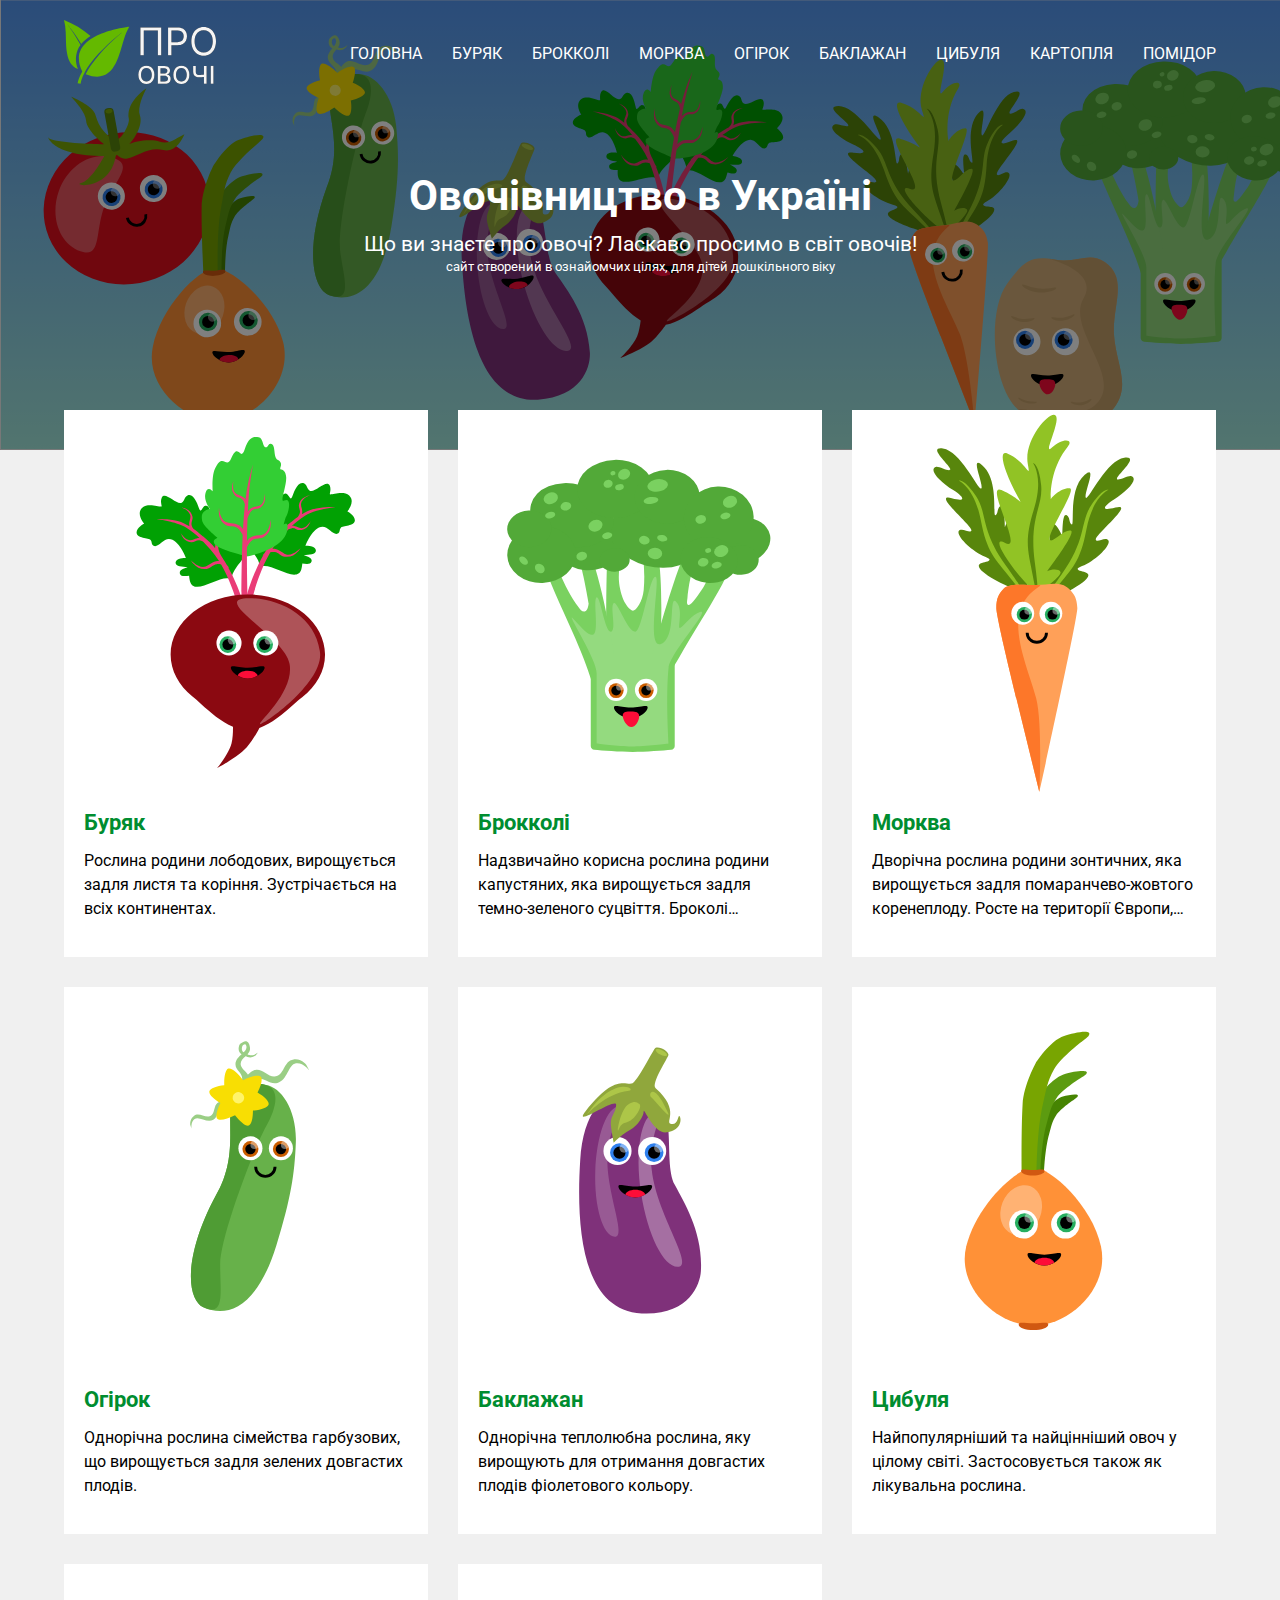
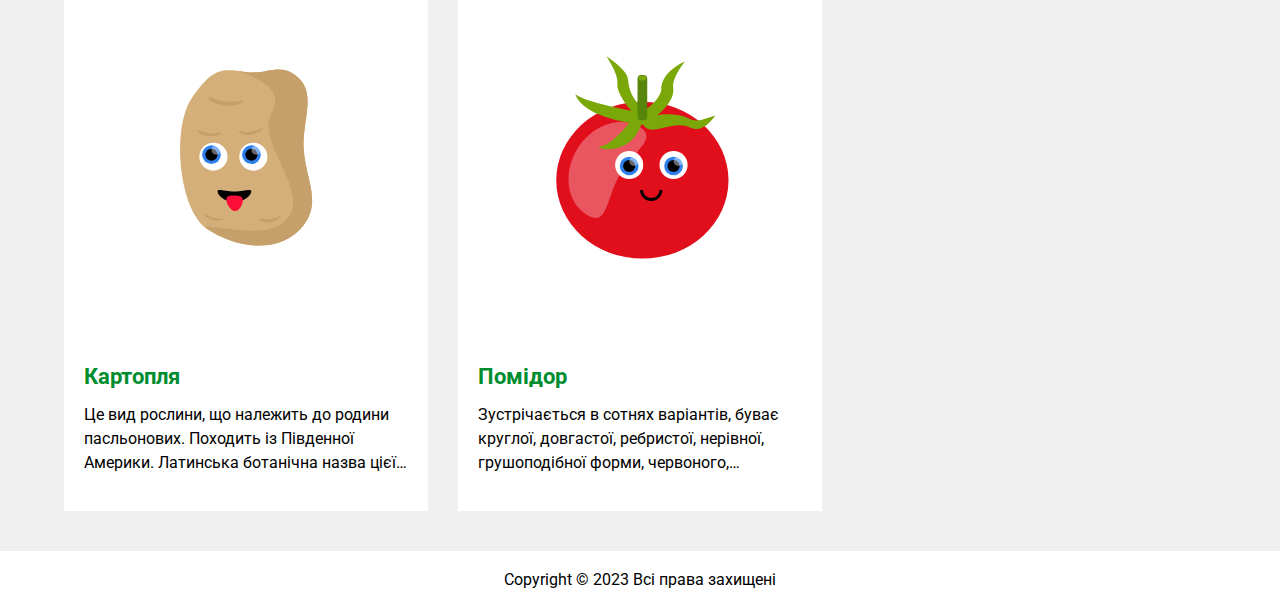
<file: index.html>
<!DOCTYPE html>
<html lang="en">
<head>
  <meta charset="UTF-8">
  <meta http-equiv="X-UA-Compatible" content="IE=edge">
  <meta name="viewport" content="width=device-width, initial-scale=1.0">
  <title>Овочі</title>
  <link rel="stylesheet" href="style.css">
  <link rel="preconnect" href="https://fonts.googleapis.com">
  <link rel="preconnect" href="https://fonts.gstatic.com" crossorigin>
  <link href="https://fonts.googleapis.com/css2?family=Roboto:wght@400;500;700&display=swap" rel="stylesheet">
</head>
<body>
  <header class="header">
    <div class="container">
      <div class="header__wrapper">
        <div class="header__logo">
          <a href="/">
            <img src="images/logo.svg" alt="logo">
          </a>
        </div>

        <ul class="header__list">
          <li class="header__item">
            <a href="index.html" class="header__link">Головна</a>
          </li>
          <li class="header__item">
            <a href="pages/beetroot.html" class="header__link">Буряк</a>
          </li>
          <li class="header__item">
            <a href="pages/broccoli.html" class="header__link">Брокколі</a>
          </li>
          <li class="header__item">
            <a href="pages/carrot.html" class="header__link">Морква</a>
          </li>
          <li class="header__item">
            <a href="pages/cucumber.html" class="header__link">Огірок</a>
          </li>
          <li class="header__item">
            <a href="pages/eggplant.html" class="header__link">Баклажан</a>
          </li>
          <li class="header__item">
            <a href="pages/onion.html" class="header__link">Цибуля</a>
          </li>
          <li class="header__item">
            <a href="pages/potato.html" class="header__link">Картопля</a>
          </li>
          <li class="header__item">
            <a href="pages/tomato.html" class="header__link">Помідор</a>
          </li>
        </ul>
      </div>
    </div>
  </header>

  <main>
    <section class="banner" style="background-image: url('images/banner.svg');">
      <div class="container">
        <div class="banner__info">
          <h1 class="banner__title">Овочівництво в Україні</h1>
          <div class="banner__description">
            Що ви знаєте про овочі? Ласкаво просимо в світ овочів!
          </div>
          <div class="banner__label">
            <small>сайт створений в ознайомчих цілях, для дітей дошкільного віку
            </small>
          </div>
        </div>
      </div>
    </section>

    <section>
      <div class="container">
        <div class="cards">
          <a class="card" href="pages/beetroot.html">
            <img class="card__img" src="images/beetroot.svg" alt="vegetable">
            <div class="card__text">
              <h2 class="card__title">Буряк</h2>
              <p class="card__description">
                Рослина родини лободових, вирощується задля листя та коріння. Зустрічається на всіх континентах.
              </p>
            </div>
          </a>
          <a class="card" href="pages/broccoli.html">
            <img class="card__img" src="images/broccoli.svg" alt="vegetable">
            <div class="card__text">
              <h2 class="card__title">Брокколі</h2>
              <p class="card__description">
                Надзвичайно корисна рослина родини капустяних, яка вирощується задля темно-зеленого суцвіття. Броколі цінувалась з давніх давен, але лише зараз починають відкриватися усі її чудові властивості.
              </p>
            </div>
          </a>
          <a class="card" href="pages/carrot.html">
            <img class="card__img" src="images/carrot.svg" alt="vegetable">
            <div class="card__text">
              <h2 class="card__title">Морква</h2>
              <p class="card__description">
                Дворічна рослина родини зонтичних, яка вирощується задля помаранчево-жовтого коренеплоду. Росте на території Європи, Азії, Північної Африки й Америки.
              </p>
            </div>
          </a>
          <a class="card" href="pages/cucumber.html">
            <img class="card__img" src="images/cucumber.svg" alt="vegetable">
            <div class="card__text">
              <h2 class="card__title">Огірок</h2>
              <p class="card__description">
                Однорічна рослина сімейства гарбузових, що вирощується задля зелених довгастих плодів.
              </p>
            </div>
          </a>
          <a class="card" href="pages/eggplant.html">
            <img class="card__img" src="images/eggplant.svg" alt="vegetable">
            <div class="card__text">
              <h2 class="card__title">Баклажан</h2>
              <p class="card__description">
                Однорічна теплолюбна рослина, яку вирощують для отримання довгастих плодів фіолетового кольору.
              </p>
            </div>
          </a>
          <a class="card" href="pages/onion.html">
            <img class="card__img" src="images/onion.svg" alt="vegetable">
            <div class="card__text">
              <h2 class="card__title">Цибуля</h2>
              <p class="card__description">
                Найпопулярніший та найцінніший овоч у цілому світі. Застосовується також як лікувальна рослина.
              </p>
            </div>
          </a>
          <a class="card" href="pages/potato.html">
            <img class="card__img" src="images/potato.svg" alt="vegetable">
            <div class="card__text">
              <h2 class="card__title">Картопля</h2>
              <p class="card__description">
                Це вид рослини, що належить до родини пасльонових. Походить із Південної Америки. Латинська ботанічна назва цієї рослини – Solanum tuberosum L.
              </p>
            </div>
          </a>
          <a class="card" href="pages/tomato.html">
            <img class="card__img" src="images/tomato.svg" alt="vegetable">
            <div class="card__text">
              <h2 class="card__title">Помідор</h2>
              <p class="card__description">
                Зустрічається в сотнях варіантів, буває круглої, довгастої, ребристої, нерівної, грушоподібної форми, червоного, рожевого чи жовтого кольору. Вирощується майже на всіх географічних широтах.
              </p>
            </div>
          </a>
        </div>
      </div>
    </section>
  </main>

  <footer class="footer">
    Copyright © 2023 Всі права захищені
  </footer>
</body>
</html>
</file>
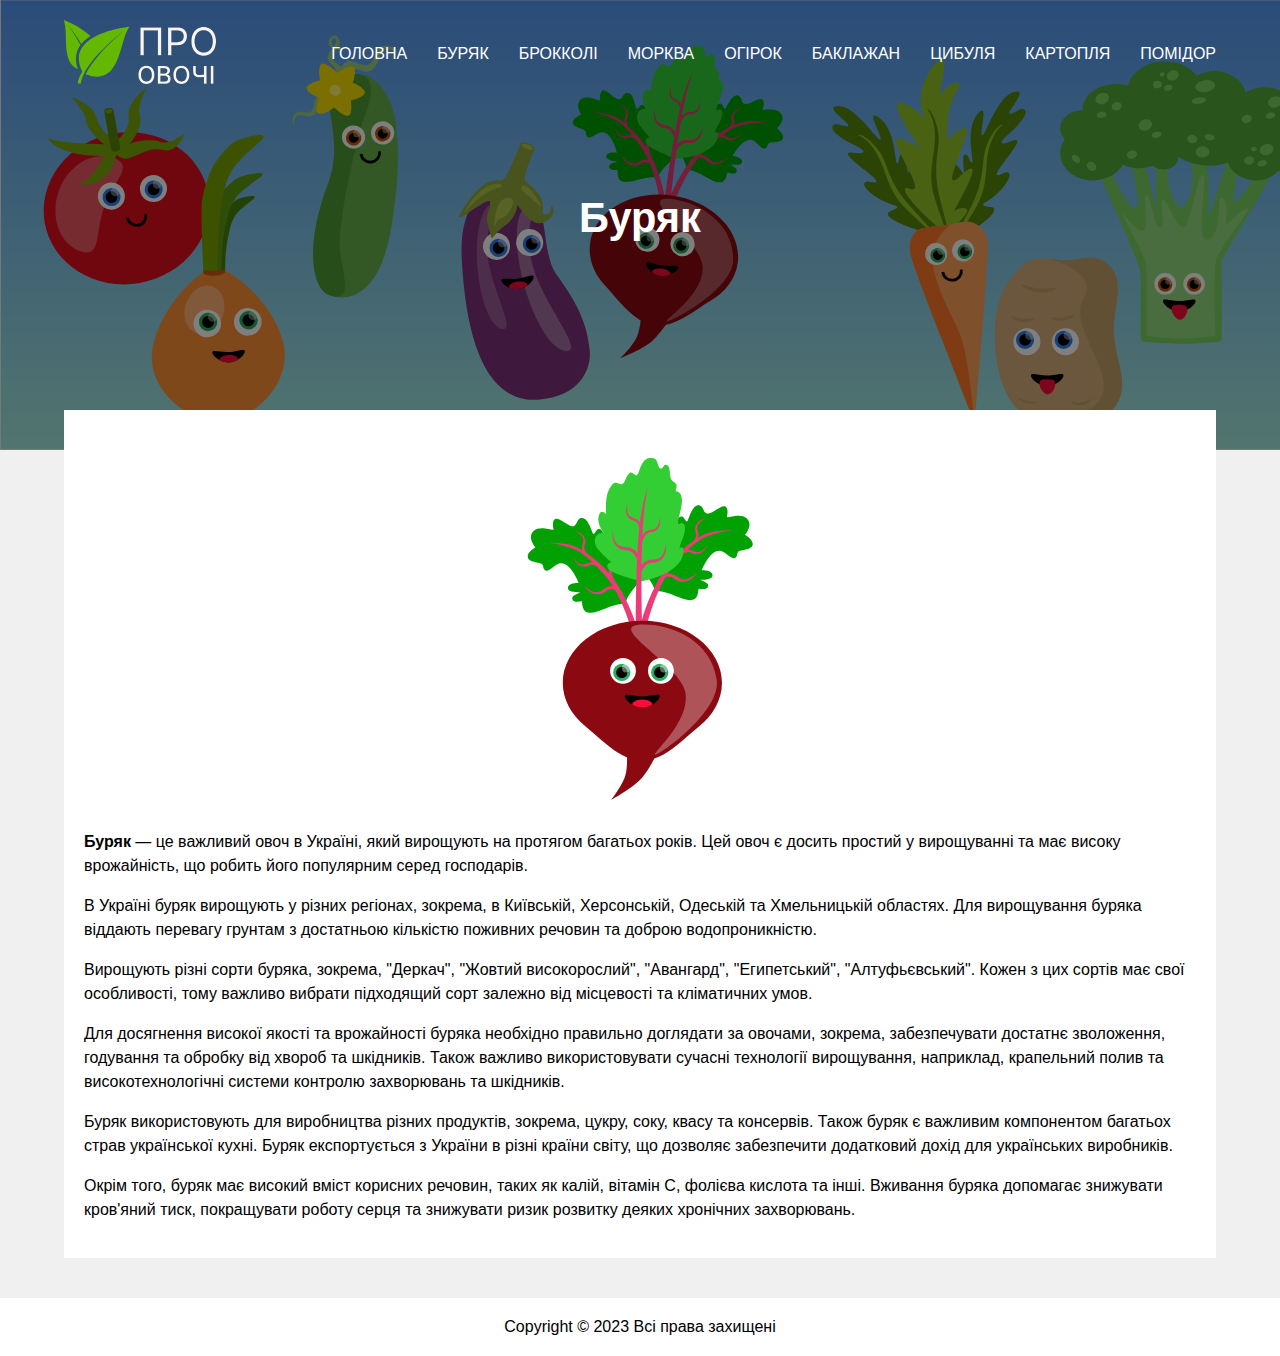
<file: pages/beetroot.html>
<!DOCTYPE html>
<html lang="en">
<head>
  <meta charset="UTF-8">
  <meta http-equiv="X-UA-Compatible" content="IE=edge">
  <meta name="viewport" content="width=device-width, initial-scale=1.0">
  <title>Буряк</title>
  <link rel="stylesheet" href="../style.css">
</head>
<body>
<header class="header">
  <div class="container">
    <div class="header__wrapper">
      <div class="header__logo">
        <a href="/">
          <img src="../images/logo.svg" alt="logo">
        </a>
      </div>

      <ul class="header__list">
        <li class="header__item">
          <a href="../index.html" class="header__link">Головна</a>
        </li>
        <li class="header__item">
          <a href="../pages/beetroot.html" class="header__link">Буряк</a>
        </li>
        <li class="header__item">
          <a href="../pages/broccoli.html" class="header__link">Брокколі</a>
        </li>
        <li class="header__item">
          <a href="../pages/carrot.html" class="header__link">Морква</a>
        </li>
        <li class="header__item">
          <a href="../pages/cucumber.html" class="header__link">Огірок</a>
        </li>
        <li class="header__item">
          <a href="../pages/eggplant.html" class="header__link">Баклажан</a>
        </li>
        <li class="header__item">
          <a href="../pages/onion.html" class="header__link">Цибуля</a>
        </li>
        <li class="header__item">
          <a href="../pages/potato.html" class="header__link">Картопля</a>
        </li>
        <li class="header__item">
          <a href="../pages/tomato.html" class="header__link">Помідор</a>
        </li>
      </ul>
    </div>
  </div>
</header>

<main>
  <section class="banner" style="background-image: url('../images/banner.svg');">
    <div class="container">
      <div class="banner__info">
        <h1 class="banner__title">Буряк</h1>
      </div>
    </div>
  </section>

  <section class="info">
    <div class="container">
      <div class="info__card">
        <img class="info__img" src="../images/beetroot.svg" alt="vegetable">
        <p>
          <b>Буряк</b> — це важливий овоч в Україні, який вирощують на протягом багатьох років. Цей овоч є досить простий у вирощуванні та має високу врожайність, що робить його популярним серед господарів.
        </p>

        <p>
          В Україні буряк вирощують у різних регіонах, зокрема, в Київській, Херсонській, Одеській та Хмельницькій областях. Для вирощування буряка віддають перевагу грунтам з достатньою кількістю поживних речовин та доброю водопроникністю.
        </p>

        <p>
          Вирощують різні сорти буряка, зокрема, "Деркач", "Жовтий високорослий", "Авангард", "Египетський", "Алтуфьєвський". Кожен з цих сортів має свої особливості, тому важливо вибрати підходящий сорт залежно від місцевості та кліматичних умов.
        </p>

        <p>
          Для досягнення високої якості та врожайності буряка необхідно правильно доглядати за овочами, зокрема, забезпечувати достатнє зволоження, годування та обробку від хвороб та шкідників. Також важливо використовувати сучасні технології вирощування, наприклад, крапельний полив та високотехнологічні системи контролю захворювань та шкідників.
        </p>

        <p>
          Буряк використовують для виробництва різних продуктів, зокрема, цукру, соку, квасу та консервів. Також буряк є важливим компонентом багатьох страв української кухні. Буряк експортується з України в різні країни світу, що дозволяє забезпечити додатковий дохід для українських виробників.
        </p>

        <p>
          Окрім того, буряк має високий вміст корисних речовин, таких як калій, вітамін С, фолієва кислота та інші. Вживання буряка допомагає знижувати кров'яний тиск, покращувати роботу серця та знижувати ризик розвитку деяких хронічних захворювань.
        </p>
      </div>
    </div>
  </section>
</main>

<footer class="footer">
  Copyright © 2023 Всі права захищені
</footer>
</body>
</html>
</file>
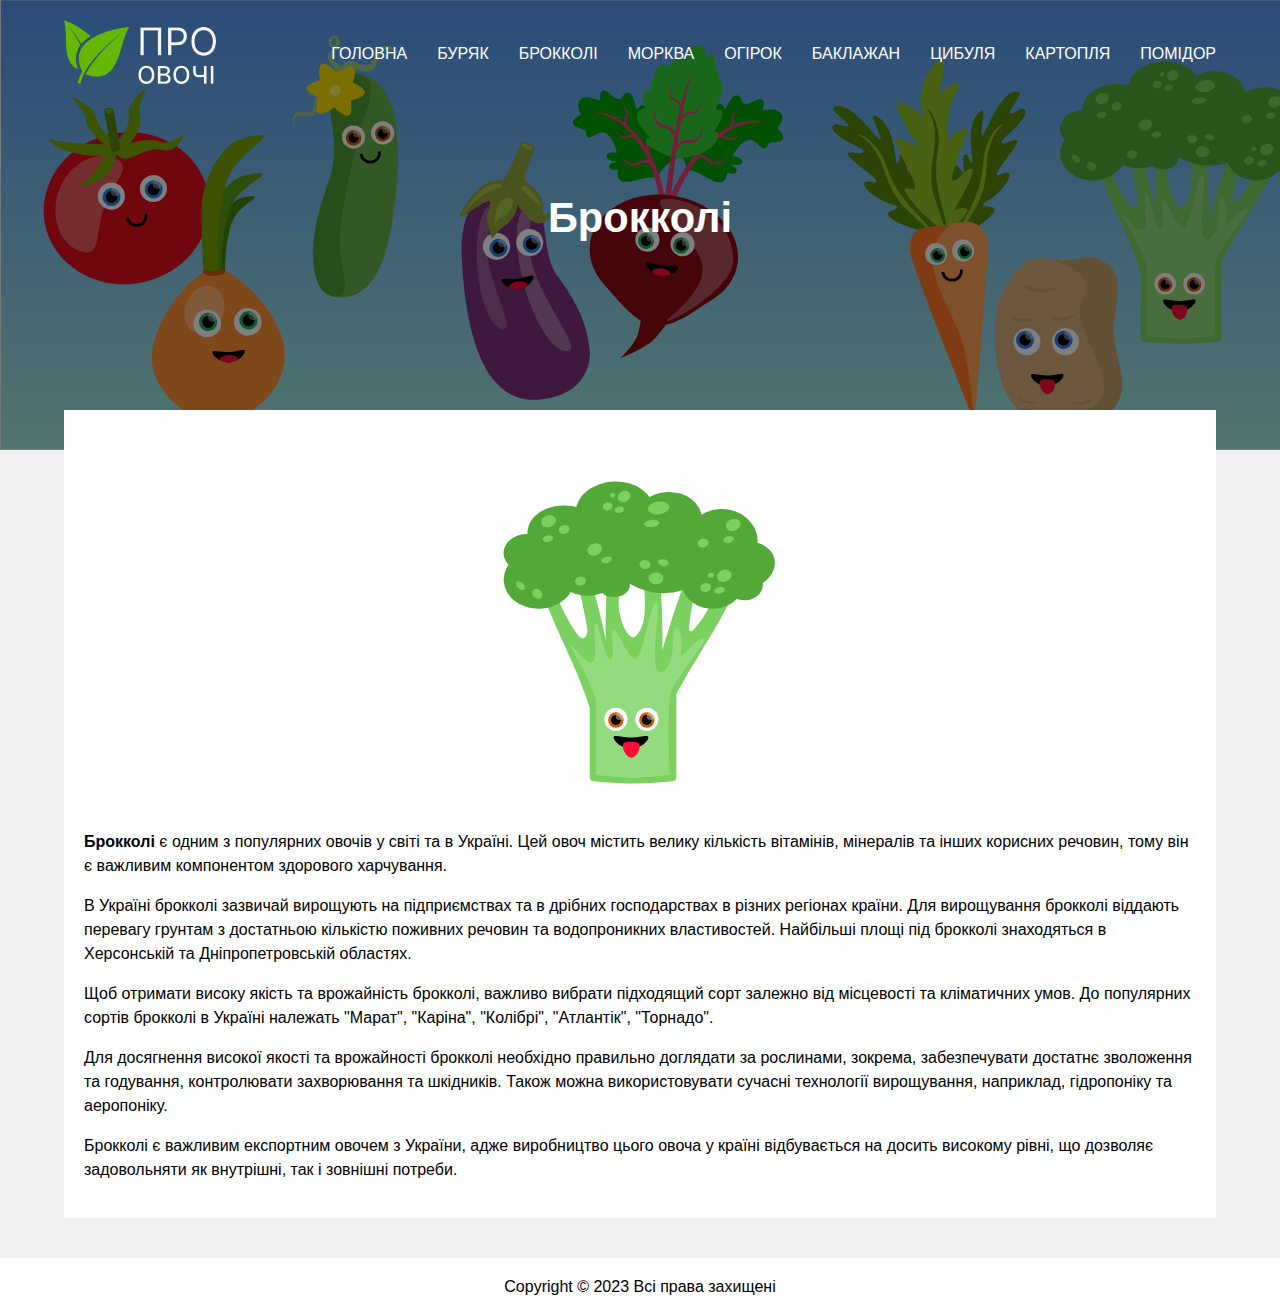
<file: pages/broccoli.html>
<!DOCTYPE html>
<html lang="en">
<head>
  <meta charset="UTF-8">
  <meta http-equiv="X-UA-Compatible" content="IE=edge">
  <meta name="viewport" content="width=device-width, initial-scale=1.0">
  <title>Брокколі</title>
  <link rel="stylesheet" href="../style.css">
</head>
<body>
<header class="header">
  <div class="container">
    <div class="header__wrapper">
      <div class="header__logo">
        <a href="/">
          <img src="../images/logo.svg" alt="logo">
        </a>
      </div>

      <ul class="header__list">
        <li class="header__item">
          <a href="../index.html" class="header__link">Головна</a>
        </li>
        <li class="header__item">
          <a href="../pages/beetroot.html" class="header__link">Буряк</a>
        </li>
        <li class="header__item">
          <a href="../pages/broccoli.html" class="header__link">Брокколі</a>
        </li>
        <li class="header__item">
          <a href="../pages/carrot.html" class="header__link">Морква</a>
        </li>
        <li class="header__item">
          <a href="../pages/cucumber.html" class="header__link">Огірок</a>
        </li>
        <li class="header__item">
          <a href="../pages/eggplant.html" class="header__link">Баклажан</a>
        </li>
        <li class="header__item">
          <a href="../pages/onion.html" class="header__link">Цибуля</a>
        </li>
        <li class="header__item">
          <a href="../pages/potato.html" class="header__link">Картопля</a>
        </li>
        <li class="header__item">
          <a href="../pages/tomato.html" class="header__link">Помідор</a>
        </li>
      </ul>
    </div>
  </div>
</header>

<main>
  <section class="banner" style="background-image: url('../images/banner.svg');">
    <div class="container">
      <div class="banner__info">
        <h1 class="banner__title">Брокколі</h1>
      </div>
    </div>
  </section>

  <section class="info">
    <div class="container">
      <div class="info__card">
        <img class="info__img" src="../images/broccoli.svg" alt="vegetable">
        <p>
          <b>Брокколі</b> є одним з популярних овочів у світі та в Україні. Цей овоч містить велику кількість вітамінів, мінералів та інших корисних речовин, тому він є важливим компонентом здорового харчування.
        </p>

        <p>
          В Україні брокколі зазвичай вирощують на підприємствах та в дрібних господарствах в різних регіонах країни. Для вирощування брокколі віддають перевагу грунтам з достатньою кількістю поживних речовин та водопроникних властивостей. Найбільші площі під брокколі знаходяться в Херсонській та Дніпропетровській областях.
        </p>

        <p>
          Щоб отримати високу якість та врожайність брокколі, важливо вибрати підходящий сорт залежно від місцевості та кліматичних умов. До популярних сортів брокколі в Україні належать "Марат", "Каріна", "Колібрі", "Атлантік", "Торнадо".
        </p>

        <p>
          Для досягнення високої якості та врожайності брокколі необхідно правильно доглядати за рослинами, зокрема, забезпечувати достатнє зволоження та годування, контролювати захворювання та шкідників. Також можна використовувати сучасні технології вирощування, наприклад, гідропоніку та аеропоніку.
        </p>

        <p>
          Брокколі є важливим експортним овочем з України, адже виробництво цього овоча у країні відбувається на досить високому рівні, що дозволяє задовольняти як внутрішні, так і зовнішні потреби.
        </p>
      </div>
    </div>
  </section>
</main>

<footer class="footer">
  Copyright © 2023 Всі права захищені
</footer>
</body>
</html>
</file>
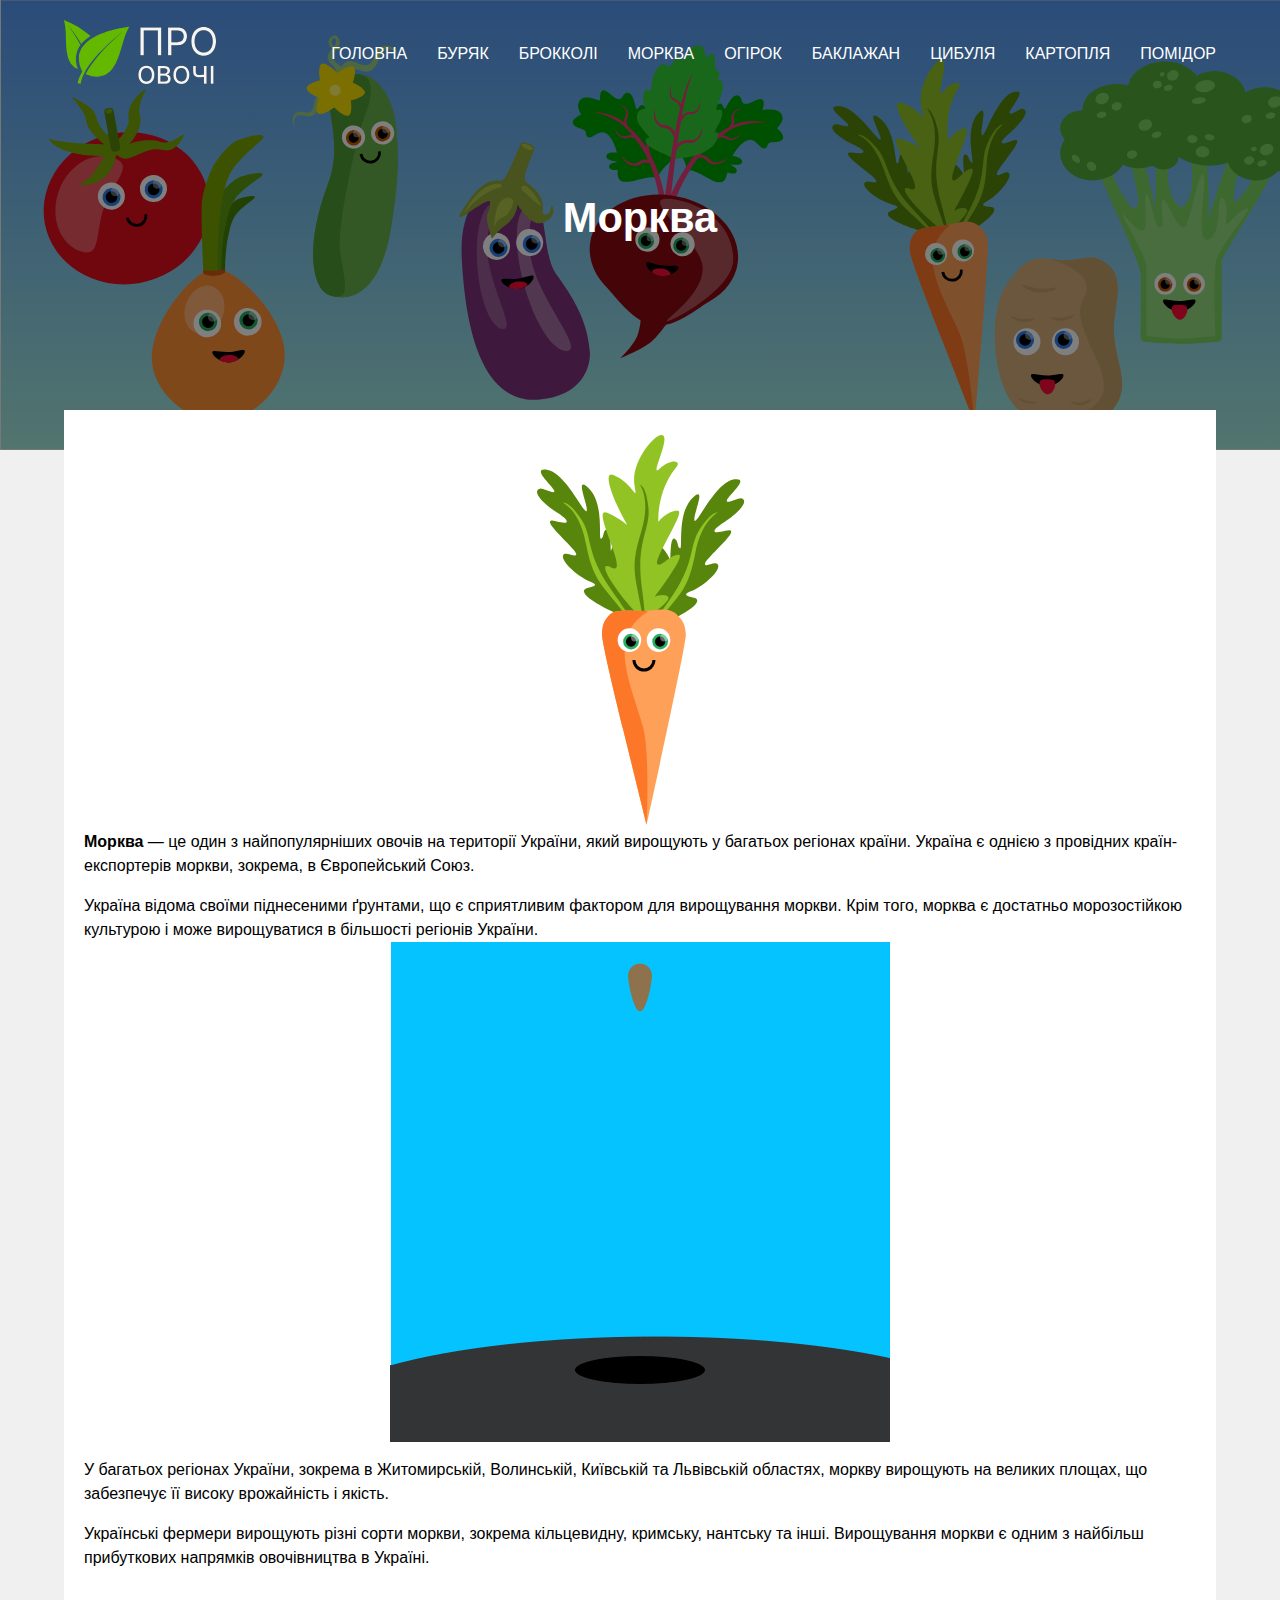
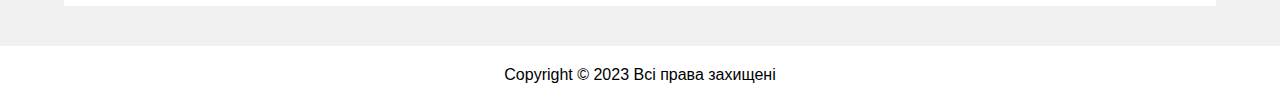
<file: pages/carrot.html>
<!DOCTYPE html>
<html lang="en">
<head>
  <meta charset="UTF-8">
  <meta http-equiv="X-UA-Compatible" content="IE=edge">
  <meta name="viewport" content="width=device-width, initial-scale=1.0">
  <title>Морква</title>
  <link rel="stylesheet" href="../style.css">
</head>
<body>
<header class="header">
  <div class="container">
    <div class="header__wrapper">
      <div class="header__logo">
        <a href="/">
          <img src="../images/logo.svg" alt="logo">
        </a>
      </div>

      <ul class="header__list">
        <li class="header__item">
          <a href="../index.html" class="header__link">Головна</a>
        </li>
        <li class="header__item">
          <a href="../pages/beetroot.html" class="header__link">Буряк</a>
        </li>
        <li class="header__item">
          <a href="../pages/broccoli.html" class="header__link">Брокколі</a>
        </li>
        <li class="header__item">
          <a href="../pages/carrot.html" class="header__link">Морква</a>
        </li>
        <li class="header__item">
          <a href="../pages/cucumber.html" class="header__link">Огірок</a>
        </li>
        <li class="header__item">
          <a href="../pages/eggplant.html" class="header__link">Баклажан</a>
        </li>
        <li class="header__item">
          <a href="../pages/onion.html" class="header__link">Цибуля</a>
        </li>
        <li class="header__item">
          <a href="../pages/potato.html" class="header__link">Картопля</a>
        </li>
        <li class="header__item">
          <a href="../pages/tomato.html" class="header__link">Помідор</a>
        </li>
      </ul>
    </div>
  </div>
</header>

  <main>
    <section class="banner" style="background-image: url('../images/banner.svg');">
      <div class="container">
        <div class="banner__info">
          <h1 class="banner__title">Морква</h1>
        </div>
      </div>
    </section>

    <section class="info">
      <div class="container">
        <div class="info__card">
          <img class="info__img" src="../images/carrot.svg" alt="vegetable">
          <p>
            <b>Морква</b> — це один з найпопулярніших овочів на території України, який вирощують у багатьох регіонах країни. Україна є однією з провідних країн-експортерів моркви, зокрема, в Європейський Союз.
          </p>
          <p>
            Україна відома своїми піднесеними ґрунтами, що є сприятливим фактором для вирощування моркви. Крім того, морква є достатньо морозостійкою культурою і може вирощуватися в більшості регіонів України.
            <img src="../images/carrot.gif" alt="">
          </p>
          <p>
            У багатьох регіонах України, зокрема в Житомирській, Волинській, Київській та Львівській областях, моркву вирощують на великих площах, що забезпечує її високу врожайність і якість.
          </p>
          <p>
            Українські фермери вирощують різні сорти моркви, зокрема кільцевидну, кримську, нантську та інші. Вирощування моркви є одним з найбільш прибуткових напрямків овочівництва в Україні.
          </p>
        </div>
      </div>
    </section>
  </main>

  <footer class="footer">
    Copyright © 2023 Всі права захищені
  </footer>
</body>
</html>
</file>
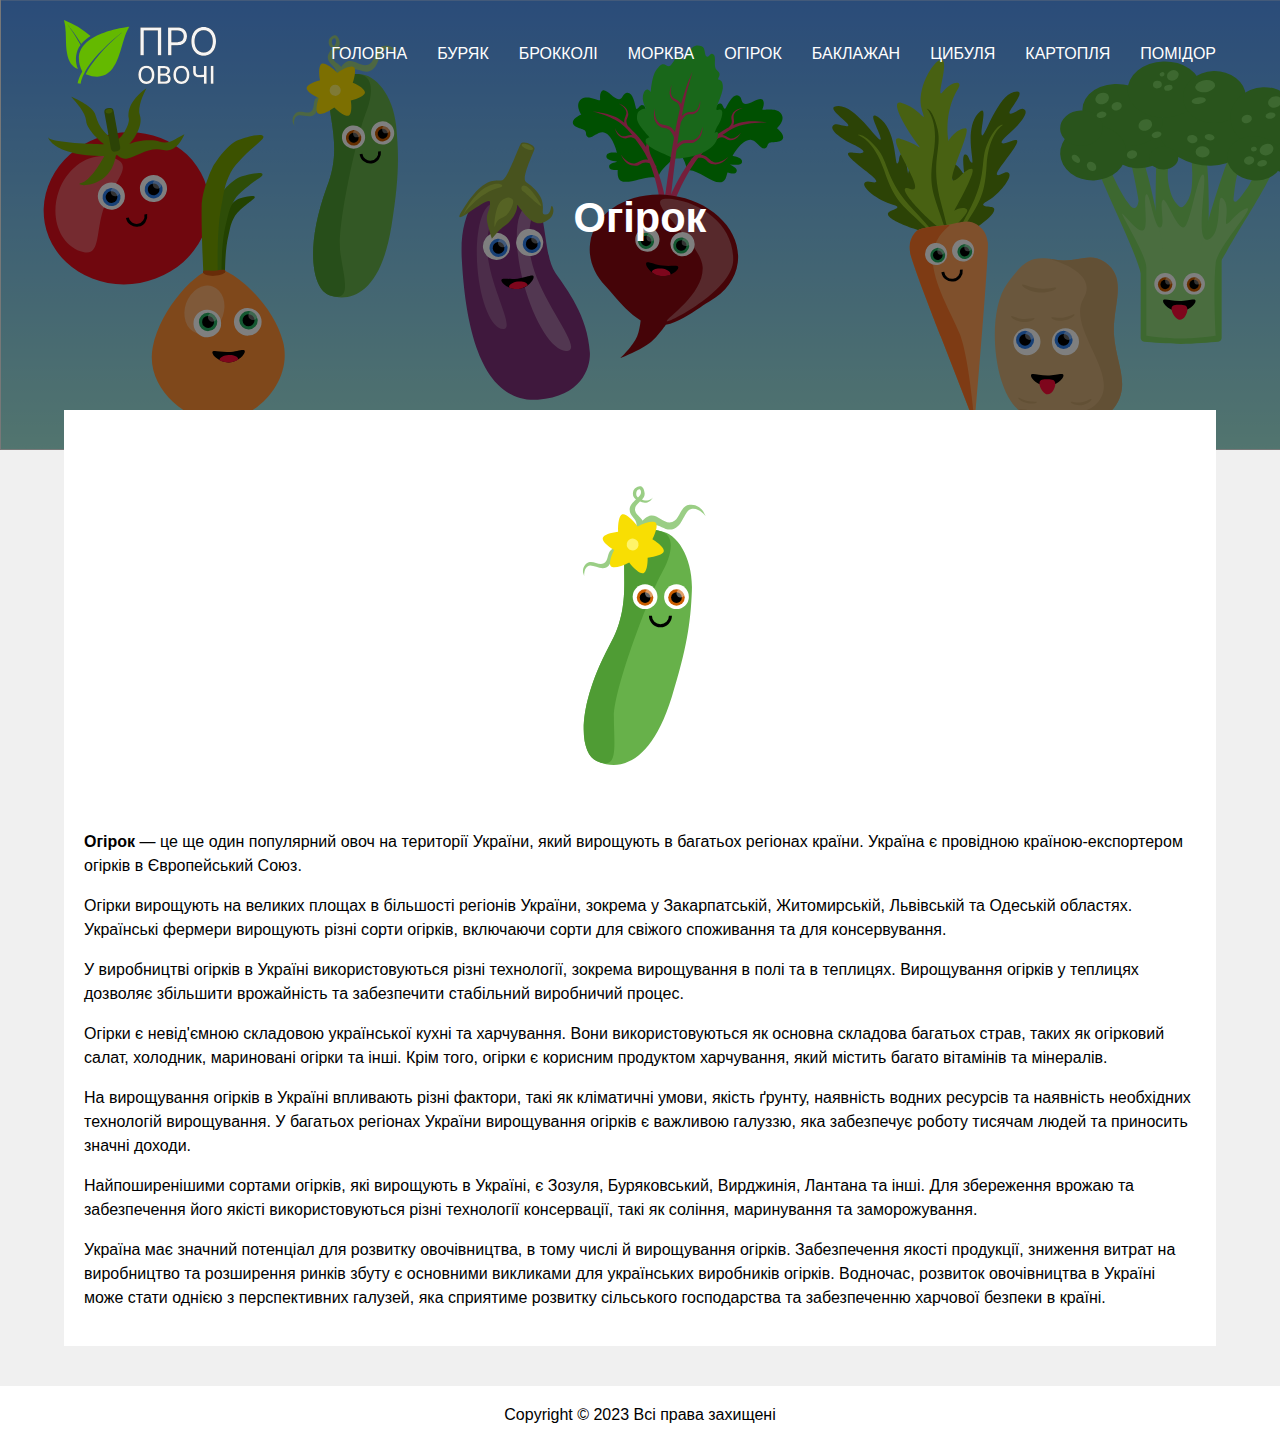
<file: pages/cucumber.html>
<!DOCTYPE html>
<html lang="en">
<head>
  <meta charset="UTF-8">
  <meta http-equiv="X-UA-Compatible" content="IE=edge">
  <meta name="viewport" content="width=device-width, initial-scale=1.0">
  <title>Огірок</title>
  <link rel="stylesheet" href="../style.css">
</head>
<body>
<header class="header">
  <div class="container">
    <div class="header__wrapper">
      <div class="header__logo">
        <a href="/">
          <img src="../images/logo.svg" alt="logo">
        </a>
      </div>

      <ul class="header__list">
        <li class="header__item">
          <a href="../index.html" class="header__link">Головна</a>
        </li>
        <li class="header__item">
          <a href="../pages/beetroot.html" class="header__link">Буряк</a>
        </li>
        <li class="header__item">
          <a href="../pages/broccoli.html" class="header__link">Брокколі</a>
        </li>
        <li class="header__item">
          <a href="../pages/carrot.html" class="header__link">Морква</a>
        </li>
        <li class="header__item">
          <a href="../pages/cucumber.html" class="header__link">Огірок</a>
        </li>
        <li class="header__item">
          <a href="../pages/eggplant.html" class="header__link">Баклажан</a>
        </li>
        <li class="header__item">
          <a href="../pages/onion.html" class="header__link">Цибуля</a>
        </li>
        <li class="header__item">
          <a href="../pages/potato.html" class="header__link">Картопля</a>
        </li>
        <li class="header__item">
          <a href="../pages/tomato.html" class="header__link">Помідор</a>
        </li>
      </ul>
    </div>
  </div>
</header>

<main>
  <section class="banner" style="background-image: url('../images/banner.svg');">
    <div class="container">
      <div class="banner__info">
        <h1 class="banner__title">Огірок</h1>
      </div>
    </div>
  </section>

  <section class="info">
    <div class="container">
      <div class="info__card">
        <img class="info__img" src="../images/cucumber.svg" alt="vegetable">
        <p>
          <b>Огірок</b> — це ще один популярний овоч на території України, який вирощують в багатьох регіонах країни. Україна є провідною країною-експортером огірків в Європейський Союз.
        </p>

        <p>
          Огірки вирощують на великих площах в більшості регіонів України, зокрема у Закарпатській, Житомирській, Львівській та Одеській областях. Українські фермери вирощують різні сорти огірків, включаючи сорти для свіжого споживання та для консервування.
        </p>

        <p>
          У виробництві огірків в Україні використовуються різні технології, зокрема вирощування в полі та в теплицях. Вирощування огірків у теплицях дозволяє збільшити врожайність та забезпечити стабільний виробничий процес.
        </p>

        <p>
          Огірки є невід'ємною складовою української кухні та харчування. Вони використовуються як основна складова багатьох страв, таких як огірковий салат, холодник, мариновані огірки та інші. Крім того, огірки є корисним продуктом харчування, який містить багато вітамінів та мінералів.
        </p>

        <p>
          На вирощування огірків в Україні впливають різні фактори, такі як кліматичні умови, якість ґрунту, наявність водних ресурсів та наявність необхідних технологій вирощування. У багатьох регіонах України вирощування огірків є важливою галуззю, яка забезпечує роботу тисячам людей та приносить значні доходи.
        </p>

        <p>
          Найпоширенішими сортами огірків, які вирощують в Україні, є Зозуля, Буряковський, Вирджинія, Лантана та інші. Для збереження врожаю та забезпечення його якісті використовуються різні технології консервації, такі як соління, маринування та заморожування.
        </p>

        <p>
          Україна має значний потенціал для розвитку овочівництва, в тому числі й вирощування огірків. Забезпечення якості продукції, зниження витрат на виробництво та розширення ринків збуту є основними викликами для українських виробників огірків. Водночас, розвиток овочівництва в Україні може стати однією з перспективних галузей, яка сприятиме розвитку сільського господарства та забезпеченню харчової безпеки в країні.
        </p>
      </div>
    </div>
  </section>
</main>

<footer class="footer">
  Copyright © 2023 Всі права захищені
</footer>
</body>
</html>
</file>
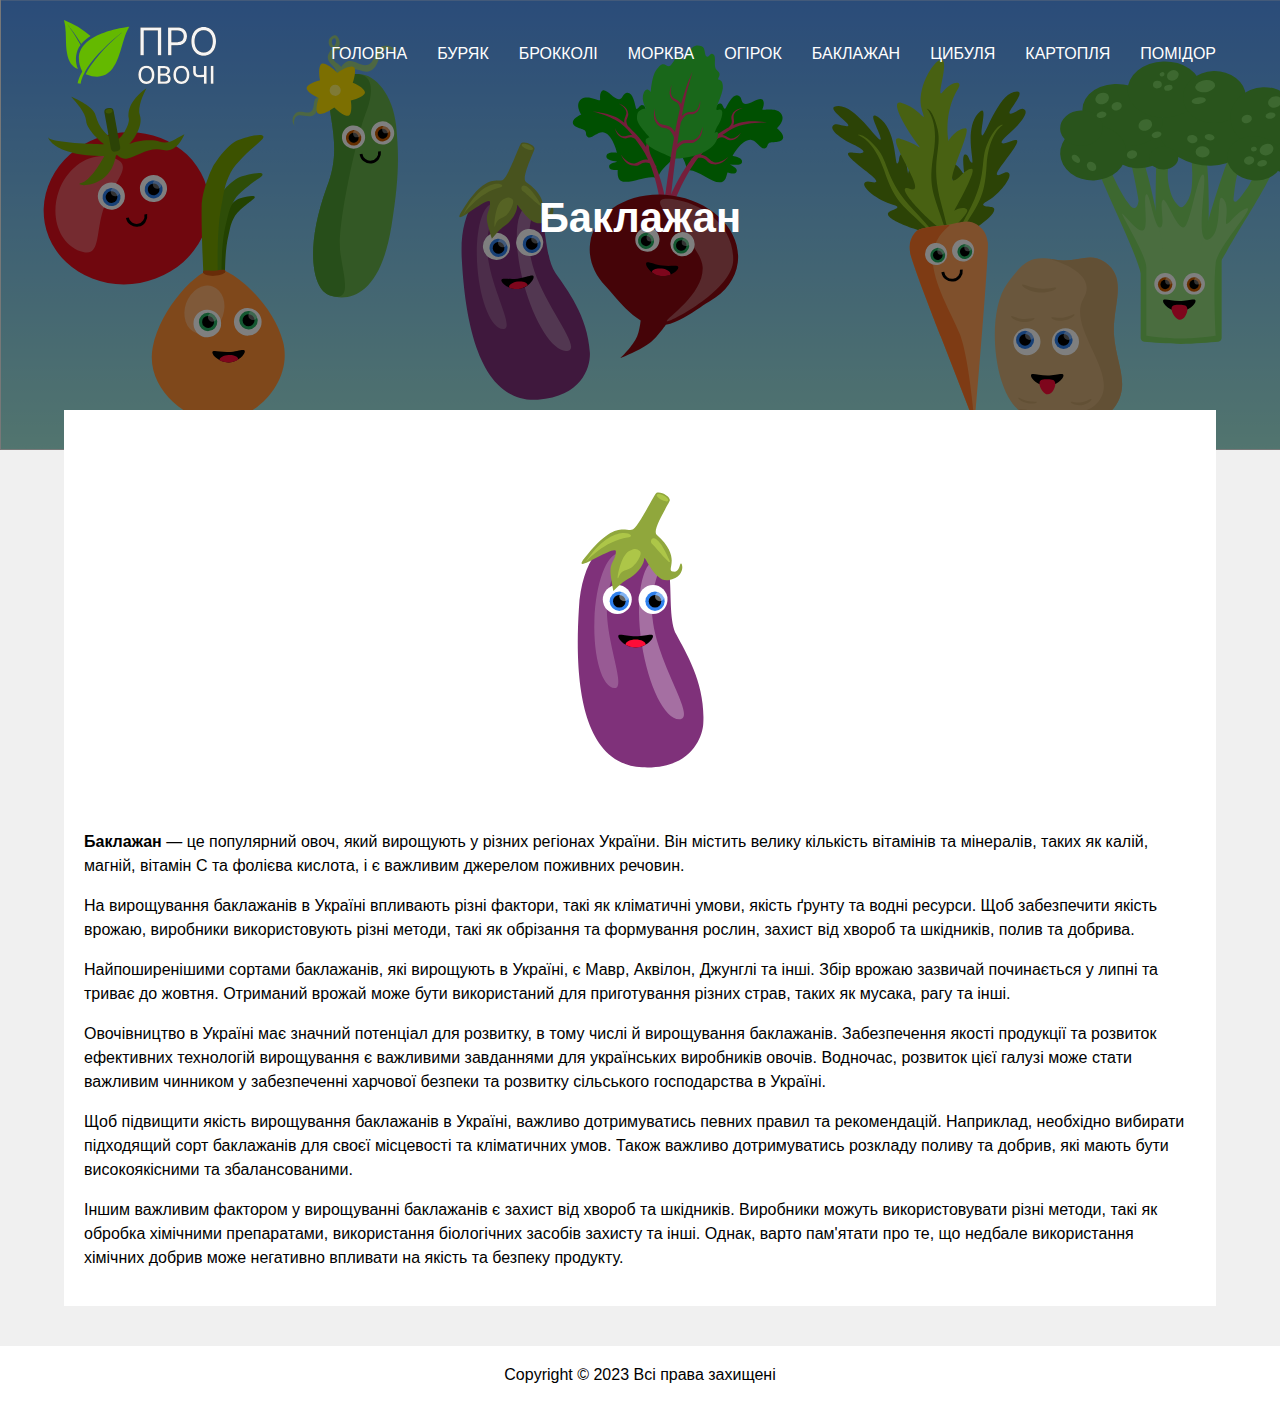
<file: pages/eggplant.html>
<!DOCTYPE html>
<html lang="en">
<head>
  <meta charset="UTF-8">
  <meta http-equiv="X-UA-Compatible" content="IE=edge">
  <meta name="viewport" content="width=device-width, initial-scale=1.0">
  <title>Баклажан</title>
  <link rel="stylesheet" href="../style.css">
</head>
<body>
<header class="header">
  <div class="container">
    <div class="header__wrapper">
      <div class="header__logo">
        <a href="/">
          <img src="../images/logo.svg" alt="logo">
        </a>
      </div>

      <ul class="header__list">
        <li class="header__item">
          <a href="../index.html" class="header__link">Головна</a>
        </li>
        <li class="header__item">
          <a href="../pages/beetroot.html" class="header__link">Буряк</a>
        </li>
        <li class="header__item">
          <a href="../pages/broccoli.html" class="header__link">Брокколі</a>
        </li>
        <li class="header__item">
          <a href="../pages/carrot.html" class="header__link">Морква</a>
        </li>
        <li class="header__item">
          <a href="../pages/cucumber.html" class="header__link">Огірок</a>
        </li>
        <li class="header__item">
          <a href="../pages/eggplant.html" class="header__link">Баклажан</a>
        </li>
        <li class="header__item">
          <a href="../pages/onion.html" class="header__link">Цибуля</a>
        </li>
        <li class="header__item">
          <a href="../pages/potato.html" class="header__link">Картопля</a>
        </li>
        <li class="header__item">
          <a href="../pages/tomato.html" class="header__link">Помідор</a>
        </li>
      </ul>
    </div>
  </div>
</header>

<main>
  <section class="banner" style="background-image: url('../images/banner.svg');">
    <div class="container">
      <div class="banner__info">
        <h1 class="banner__title">Баклажан</h1>
      </div>
    </div>
  </section>

  <section class="info">
    <div class="container">
      <div class="info__card">
        <img class="info__img" src="../images/eggplant.svg" alt="vegetable">
        <p>
          <b>Баклажан</b> — це популярний овоч, який вирощують у різних регіонах України. Він містить велику кількість вітамінів та мінералів, таких як калій, магній, вітамін С та фолієва кислота, і є важливим джерелом поживних речовин.
        </p>

        <p>
          На вирощування баклажанів в Україні впливають різні фактори, такі як кліматичні умови, якість ґрунту та водні ресурси. Щоб забезпечити якість врожаю, виробники використовують різні методи, такі як обрізання та формування рослин, захист від хвороб та шкідників, полив та добрива.
        </p>

        <p>
          Найпоширенішими сортами баклажанів, які вирощують в Україні, є Мавр, Аквілон, Джунглі та інші. Збір врожаю зазвичай починається у липні та триває до жовтня. Отриманий врожай може бути використаний для приготування різних страв, таких як мусака, рагу та інші.
        </p>

        <p>
          Овочівництво в Україні має значний потенціал для розвитку, в тому числі й вирощування баклажанів. Забезпечення якості продукції та розвиток ефективних технологій вирощування є важливими завданнями для українських виробників овочів. Водночас, розвиток цієї галузі може стати важливим чинником у забезпеченні харчової безпеки та розвитку сільського господарства в Україні.
        </p>

        <p>
          Щоб підвищити якість вирощування баклажанів в Україні, важливо дотримуватись певних правил та рекомендацій. Наприклад, необхідно вибирати підходящий сорт баклажанів для своєї місцевості та кліматичних умов. Також важливо дотримуватись розкладу поливу та добрив, які мають бути високоякісними та збалансованими.
        </p>

        <p>
          Іншим важливим фактором у вирощуванні баклажанів є захист від хвороб та шкідників. Виробники можуть використовувати різні методи, такі як обробка хімічними препаратами, використання біологічних засобів захисту та інші. Однак, варто пам'ятати про те, що недбале використання хімічних добрив може негативно впливати на якість та безпеку продукту.
        </p>
      </div>
    </div>
  </section>
</main>

<footer class="footer">
  Copyright © 2023 Всі права захищені
</footer>
</body>
</html>
</file>
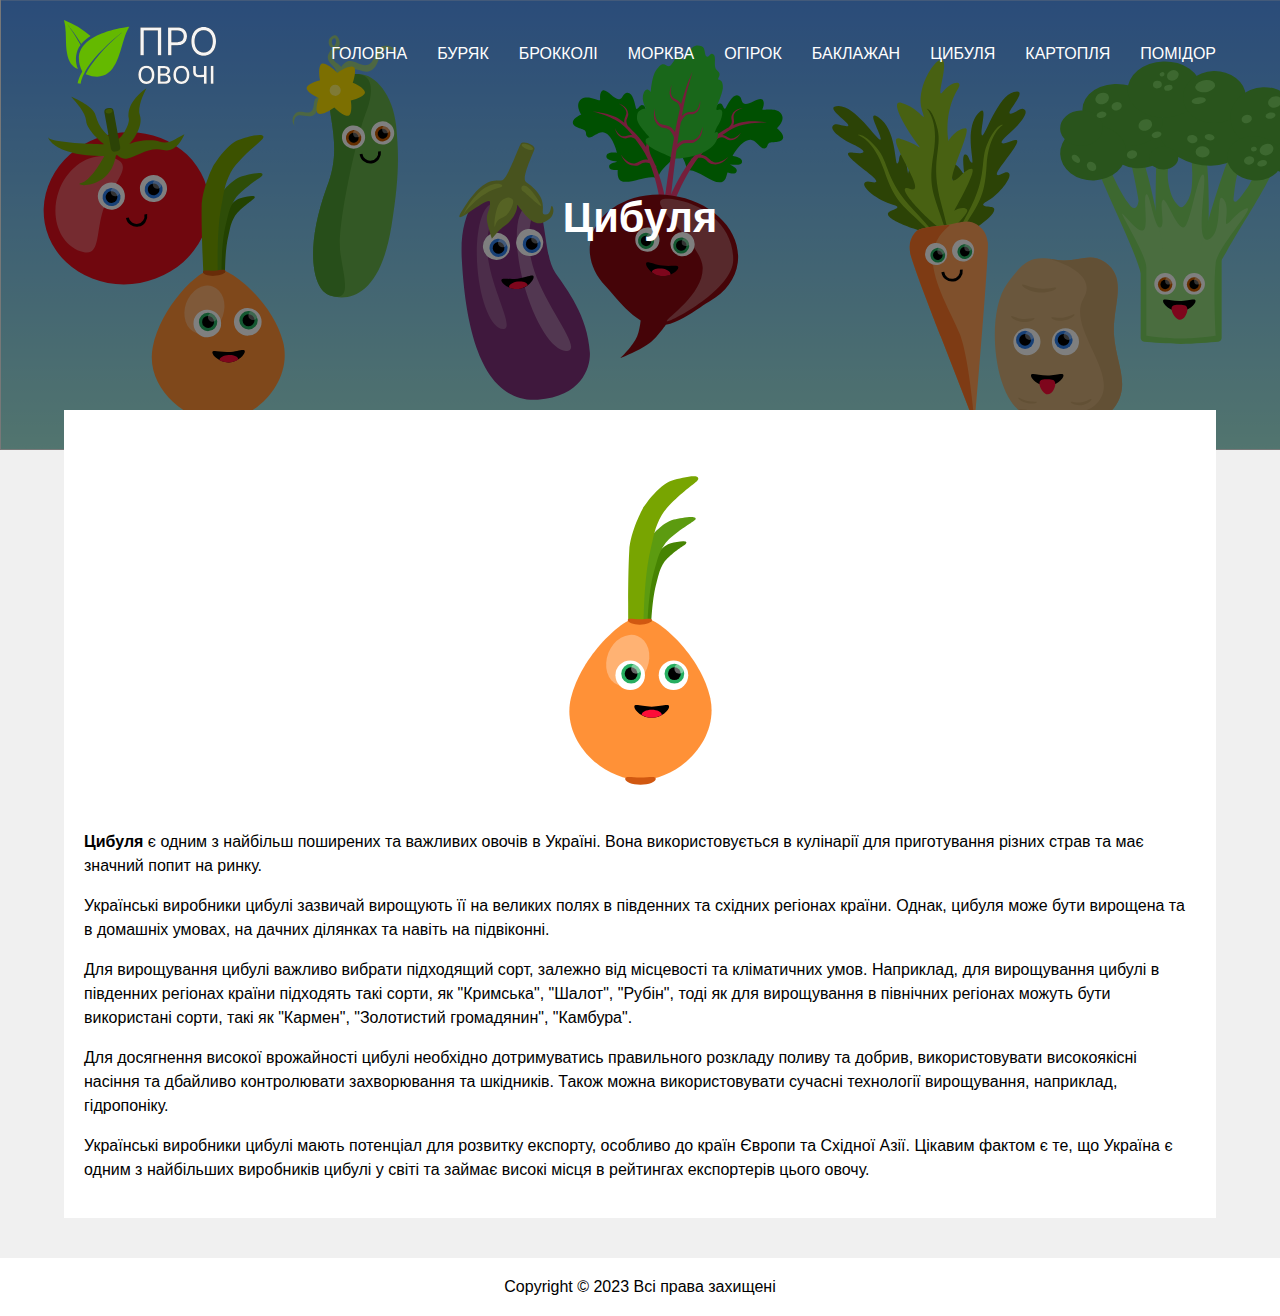
<file: pages/onion.html>
<!DOCTYPE html>
<html lang="en">
<head>
  <meta charset="UTF-8">
  <meta http-equiv="X-UA-Compatible" content="IE=edge">
  <meta name="viewport" content="width=device-width, initial-scale=1.0">
  <title>Цибуля</title>
  <link rel="stylesheet" href="../style.css">
</head>
<body>
<header class="header">
  <div class="container">
    <div class="header__wrapper">
      <div class="header__logo">
        <a href="/">
          <img src="../images/logo.svg" alt="logo">
        </a>
      </div>

      <ul class="header__list">
        <li class="header__item">
          <a href="../index.html" class="header__link">Головна</a>
        </li>
        <li class="header__item">
          <a href="../pages/beetroot.html" class="header__link">Буряк</a>
        </li>
        <li class="header__item">
          <a href="../pages/broccoli.html" class="header__link">Брокколі</a>
        </li>
        <li class="header__item">
          <a href="../pages/carrot.html" class="header__link">Морква</a>
        </li>
        <li class="header__item">
          <a href="../pages/cucumber.html" class="header__link">Огірок</a>
        </li>
        <li class="header__item">
          <a href="../pages/eggplant.html" class="header__link">Баклажан</a>
        </li>
        <li class="header__item">
          <a href="../pages/onion.html" class="header__link">Цибуля</a>
        </li>
        <li class="header__item">
          <a href="../pages/potato.html" class="header__link">Картопля</a>
        </li>
        <li class="header__item">
          <a href="../pages/tomato.html" class="header__link">Помідор</a>
        </li>
      </ul>
    </div>
  </div>
</header>

<main>
  <section class="banner" style="background-image: url('../images/banner.svg');">
    <div class="container">
      <div class="banner__info">
        <h1 class="banner__title">Цибуля</h1>
      </div>
    </div>
  </section>

  <section class="info">
    <div class="container">
      <div class="info__card">
        <img class="info__img" src="../images/onion.svg" alt="vegetable">
        <p>
          <b>Цибуля</b> є одним з найбільш поширених та важливих овочів в Україні. Вона використовується в кулінарії для приготування різних страв та має значний попит на ринку.
        </p>

        <p>
          Українські виробники цибулі зазвичай вирощують її на великих полях в південних та східних регіонах країни. Однак, цибуля може бути вирощена та в домашніх умовах, на дачних ділянках та навіть на підвіконні.
        </p>

        <p>
          Для вирощування цибулі важливо вибрати підходящий сорт, залежно від місцевості та кліматичних умов. Наприклад, для вирощування цибулі в південних регіонах країни підходять такі сорти, як "Кримська", "Шалот", "Рубін", тоді як для вирощування в північних регіонах можуть бути використані сорти, такі як "Кармен", "Золотистий громадянин", "Камбура".
        </p>

        <p>
          Для досягнення високої врожайності цибулі необхідно дотримуватись правильного розкладу поливу та добрив, використовувати високоякісні насіння та дбайливо контролювати захворювання та шкідників. Також можна використовувати сучасні технології вирощування, наприклад, гідропоніку.
        </p>

        <p>
          Українські виробники цибулі мають потенціал для розвитку експорту, особливо до країн Європи та Східної Азії. Цікавим фактом є те, що Україна є одним з найбільших виробників цибулі у світі та займає високі місця в рейтингах експортерів цього овочу.
        </p>
      </div>
    </div>
  </section>
</main>

<footer class="footer">
  Copyright © 2023 Всі права захищені
</footer>
</body>
</html>
</file>
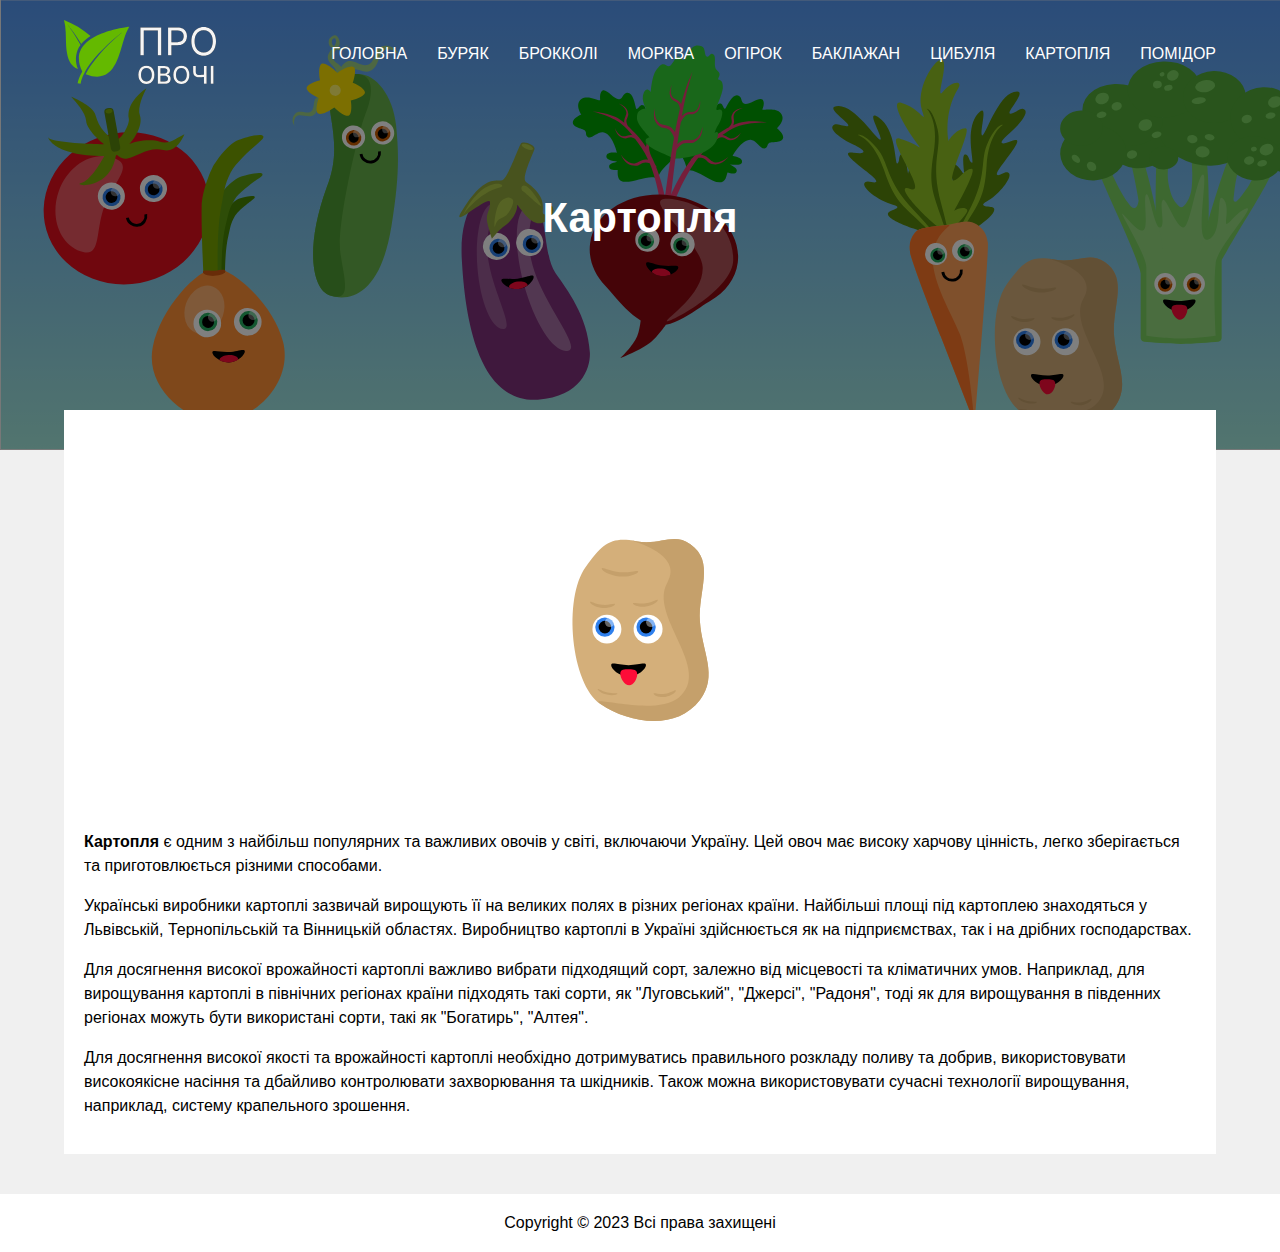
<file: pages/potato.html>
<!DOCTYPE html>
<html lang="en">
<head>
  <meta charset="UTF-8">
  <meta http-equiv="X-UA-Compatible" content="IE=edge">
  <meta name="viewport" content="width=device-width, initial-scale=1.0">
  <title>Картопля</title>
  <link rel="stylesheet" href="../style.css">
</head>
<body>
<header class="header">
  <div class="container">
    <div class="header__wrapper">
      <div class="header__logo">
        <a href="/">
          <img src="../images/logo.svg" alt="logo">
        </a>
      </div>

      <ul class="header__list">
        <li class="header__item">
          <a href="../index.html" class="header__link">Головна</a>
        </li>
        <li class="header__item">
          <a href="../pages/beetroot.html" class="header__link">Буряк</a>
        </li>
        <li class="header__item">
          <a href="../pages/broccoli.html" class="header__link">Брокколі</a>
        </li>
        <li class="header__item">
          <a href="../pages/carrot.html" class="header__link">Морква</a>
        </li>
        <li class="header__item">
          <a href="../pages/cucumber.html" class="header__link">Огірок</a>
        </li>
        <li class="header__item">
          <a href="../pages/eggplant.html" class="header__link">Баклажан</a>
        </li>
        <li class="header__item">
          <a href="../pages/onion.html" class="header__link">Цибуля</a>
        </li>
        <li class="header__item">
          <a href="../pages/potato.html" class="header__link">Картопля</a>
        </li>
        <li class="header__item">
          <a href="../pages/tomato.html" class="header__link">Помідор</a>
        </li>
      </ul>
    </div>
  </div>
</header>

<main>
  <section class="banner" style="background-image: url('../images/banner.svg');">
    <div class="container">
      <div class="banner__info">
        <h1 class="banner__title">Картопля</h1>
      </div>
    </div>
  </section>

  <section class="info">
    <div class="container">
      <div class="info__card">
        <img class="info__img" src="../images/potato.svg" alt="vegetable">
        <p>
          <b>Картопля</b> є одним з найбільш популярних та важливих овочів у світі, включаючи Україну. Цей овоч має високу харчову цінність, легко зберігається та приготовлюється різними способами.
        </p>

        <p>
          Українські виробники картоплі зазвичай вирощують її на великих полях в різних регіонах країни. Найбільші площі під картоплею знаходяться у Львівській, Тернопільській та Вінницькій областях. Виробництво картоплі в Україні здійснюється як на підприємствах, так і на дрібних господарствах.
        </p>

        <p>
          Для досягнення високої врожайності картоплі важливо вибрати підходящий сорт, залежно від місцевості та кліматичних умов. Наприклад, для вирощування картоплі в північних регіонах країни підходять такі сорти, як "Луговський", "Джерсі", "Радоня", тоді як для вирощування в південних регіонах можуть бути використані сорти, такі як "Богатирь", "Алтея".
        </p>

        <p>
          Для досягнення високої якості та врожайності картоплі необхідно дотримуватись правильного розкладу поливу та добрив, використовувати високоякісне насіння та дбайливо контролювати захворювання та шкідників. Також можна використовувати сучасні технології вирощування, наприклад, систему крапельного зрошення.
        </p>
      </div>
    </div>
  </section>
</main>

<footer class="footer">
  Copyright © 2023 Всі права захищені
</footer>
</body>
</html>
</file>
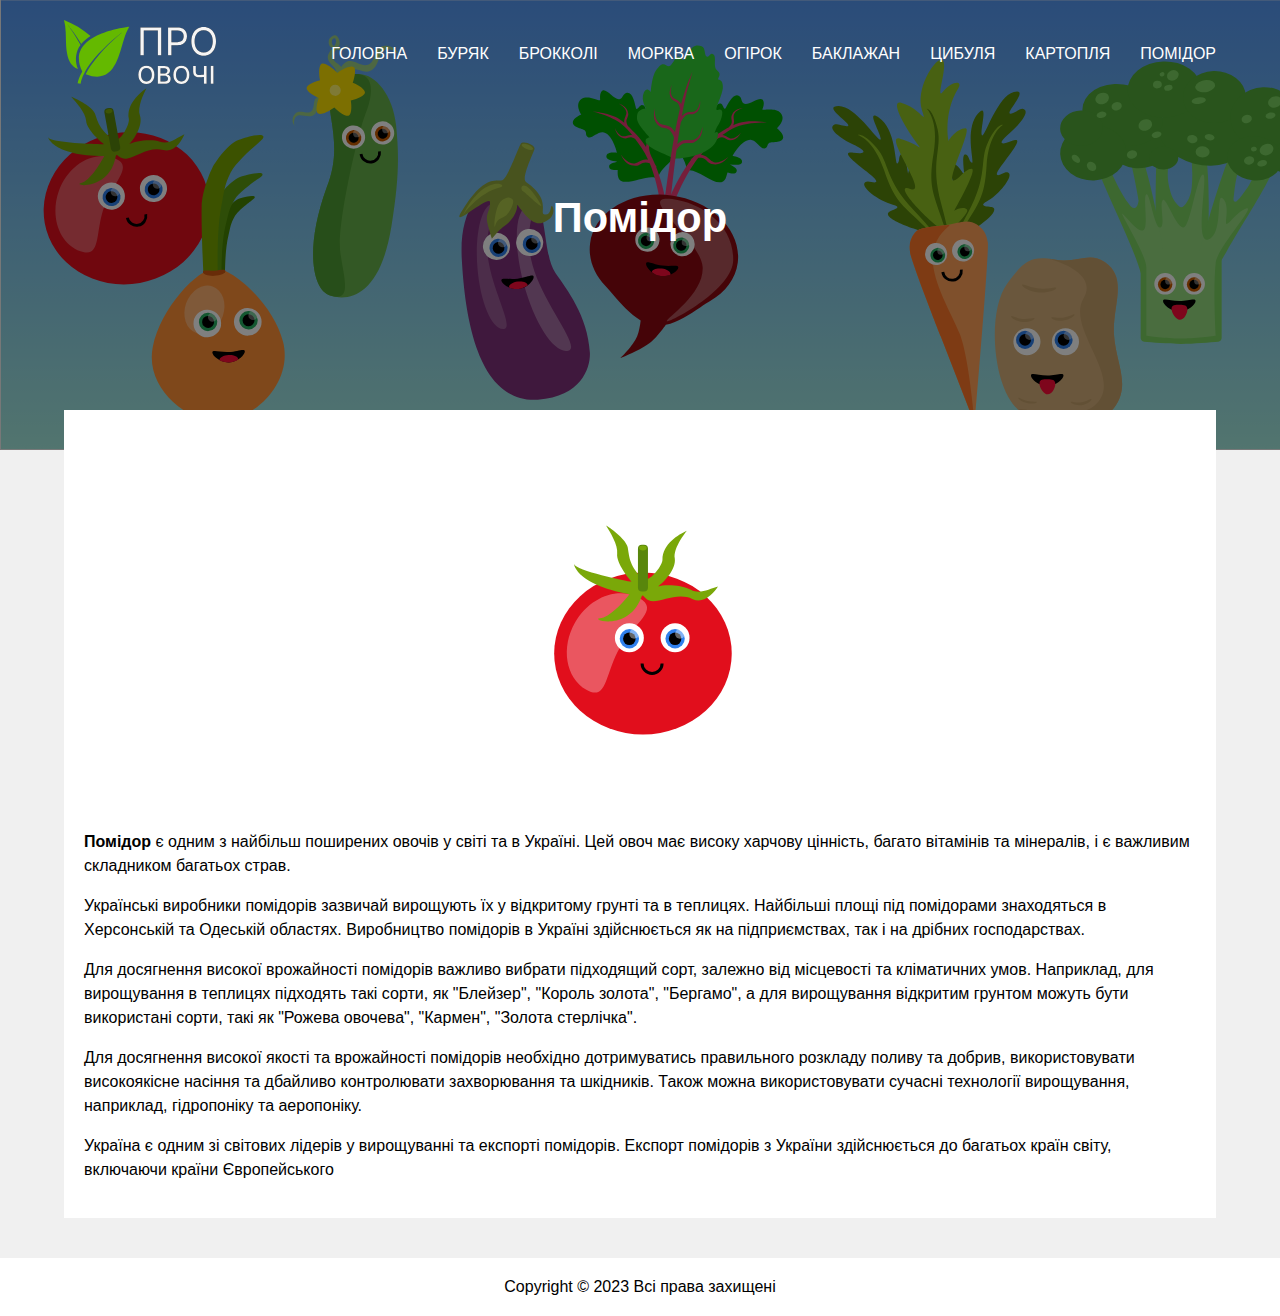
<file: pages/tomato.html>
<!DOCTYPE html>
<html lang="en">
<head>
  <meta charset="UTF-8">
  <meta http-equiv="X-UA-Compatible" content="IE=edge">
  <meta name="viewport" content="width=device-width, initial-scale=1.0">
  <title>Помідор</title>
  <link rel="stylesheet" href="../style.css">
</head>
<body>
<header class="header">
  <div class="container">
    <div class="header__wrapper">
      <div class="header__logo">
        <a href="/">
          <img src="../images/logo.svg" alt="logo">
        </a>
      </div>

      <ul class="header__list">
        <li class="header__item">
          <a href="../index.html" class="header__link">Головна</a>
        </li>
        <li class="header__item">
          <a href="../pages/beetroot.html" class="header__link">Буряк</a>
        </li>
        <li class="header__item">
          <a href="../pages/broccoli.html" class="header__link">Брокколі</a>
        </li>
        <li class="header__item">
          <a href="../pages/carrot.html" class="header__link">Морква</a>
        </li>
        <li class="header__item">
          <a href="../pages/cucumber.html" class="header__link">Огірок</a>
        </li>
        <li class="header__item">
          <a href="../pages/eggplant.html" class="header__link">Баклажан</a>
        </li>
        <li class="header__item">
          <a href="../pages/onion.html" class="header__link">Цибуля</a>
        </li>
        <li class="header__item">
          <a href="../pages/potato.html" class="header__link">Картопля</a>
        </li>
        <li class="header__item">
          <a href="../pages/tomato.html" class="header__link">Помідор</a>
        </li>
      </ul>
    </div>
  </div>
</header>

<main>
  <section class="banner" style="background-image: url('../images/banner.svg');">
    <div class="container">
      <div class="banner__info">
        <h1 class="banner__title">Помідор</h1>
      </div>
    </div>
  </section>

  <section class="info">
    <div class="container">
      <div class="info__card">
        <img class="info__img" src="../images/tomato.svg" alt="vegetable">
        <p>
          <b>Помідор</b> є одним з найбільш поширених овочів у світі та в Україні. Цей овоч має високу харчову цінність, багато вітамінів та мінералів, і є важливим складником багатьох страв.
        </p>

        <p>
          Українські виробники помідорів зазвичай вирощують їх у відкритому грунті та в теплицях. Найбільші площі під помідорами знаходяться в Херсонській та Одеській областях. Виробництво помідорів в Україні здійснюється як на підприємствах, так і на дрібних господарствах.
        </p>

        <p>
          Для досягнення високої врожайності помідорів важливо вибрати підходящий сорт, залежно від місцевості та кліматичних умов. Наприклад, для вирощування в теплицях підходять такі сорти, як "Блейзер", "Король золота", "Бергамо", а для вирощування відкритим грунтом можуть бути використані сорти, такі як "Рожева овочева", "Кармен", "Золота стерлічка".
        </p>

        <p>
          Для досягнення високої якості та врожайності помідорів необхідно дотримуватись правильного розкладу поливу та добрив, використовувати високоякісне насіння та дбайливо контролювати захворювання та шкідників. Також можна використовувати сучасні технології вирощування, наприклад, гідропоніку та аеропоніку.
        </p>

        <p>
          Україна є одним зі світових лідерів у вирощуванні та експорті помідорів. Експорт помідорів з України здійснюється до багатьох країн світу, включаючи країни Європейського
        </p>
      </div>
    </div>
  </section>
</main>

<footer class="footer">
  Copyright © 2023 Всі права захищені
</footer>
</body>
</html>
</file>
<file: style.css>
/* normalize.css v8.0.1 */
/* Reset styles */

html {
  line-height: 1.15; /* 1 */
  -webkit-text-size-adjust: 100%; /* 2 */
}

body {
  margin: 0;
}

main {
  display: block;
}

h1 {
  font-size: 2em;
  margin: 0.67em 0;
}

/* Typography */

h1,
h2,
h3,
h4,
h5,
h6 {
  margin-top: 0;
  margin-bottom: 0.5rem;
}

p {
  margin-top: 0;
  margin-bottom: 1rem;
}

/* Links */

a {
  background-color: transparent;
  color: inherit;
  text-decoration: none;
}

/* Lists */

ul, ol {
  margin: 0;
  padding: 0;
  list-style: none;
}

li {
  margin: 0;
  padding: 0;
}

/* Box sizing */

*,
*::before,
*::after {
  box-sizing: border-box;
}

html {
  font-family: Roboto, sans-serif;
}

body {
  background-color: #f0f0f0;
}

.container {
  margin: auto;
  width: 90%;
  max-width: 1440px;
}

.header {
  position: absolute;
  top: 0;
  left: 0;
  right: 0;
  z-index: 2;
  padding: 20px 0;
}

.header__wrapper {
  display: flex;
  justify-content: space-between;
  align-items: center;
}

.header__list {
  display: flex;
  flex-wrap: wrap;
  justify-content: end;
  align-items: center;
  column-gap: 30px;
  row-gap: 5px;
  color: #fff;
}

.header__link {
  text-transform: uppercase;
  transition: opacity 0.3s;
}

.header__link:hover {
  opacity: 0.8;
}

.banner {
  position: relative;
  padding: 100px 0;
  min-height: 450px;
  background-size: cover;
  display: flex;
  justify-content: center;
  align-items: center;
  color: #fff;
  text-align: center;
}

.banner::after {
  content: '';
  position: absolute;;
  width: 100%;
  height: 100%;
  background-color: rgba(0, 0, 0, 0.5);
}

.banner__info {
  position: relative;
  z-index: 1;
}

.banner__title {
  margin-bottom: 15px;
  font-size: 2.6em;
  line-height: 1;
}

.banner__description {
  font-size: 1.3em;
  line-height: 1.2;
}

.cards {
  position: relative;
  z-index: 1;
  margin-top: -40px;
  padding-bottom: 40px;
  display: flex;
  flex-wrap: wrap;
  gap: 30px;
}

.card {
  min-width: 280px;
  width: calc(33.33% - 20px);
  background-color: #fff;
  transition: box-shadow 0.3s;
}

.card:hover {
  box-shadow: 0 8px 16px rgba(0, 0, 0, 0.1);
}

.card:hover .card__img {
  transform: scale(1.02);
}

.card__img {
  width: 80%;
  margin: auto;
  display: block;
  transition: transform 0.3s;
}

.card__title {
  margin-bottom: 15px;
  color: #008d30;
  font-size: 1.375em;
  line-height: 1;
  font-weight: 700;
}

.card__text {
  padding: 15px 20px 20px;
}

.card__description {
  display: -webkit-box;
  -webkit-box-orient: vertical;
  overflow: hidden;
  -webkit-line-clamp: 3;
  font-size: 1em;
  line-height: 1.5;
}

.info {
  position: relative;
  z-index: 1;
  margin-top: -40px;
  padding-bottom: 40px;
}

.info__card {
  background-color: #fff;
  padding: 20px;
}

.info__img {
  margin: 0 auto 40px;
  display: block;
  max-width: 100%;
  width: auto;
}

.info__card h3 {
  margin-bottom: 10px;
  font-size: 1.5em;
  line-height: 1.5;
}

.info__card p {
  font-size: 1em;
  line-height: 1.5;
}

.info__card a {
  color: #008d30;
}

.info__card img {
  margin: auto;
  display: block;
}

.footer {
  padding: 20px 0;
  text-align: center;
  background: white;
}
</file>
